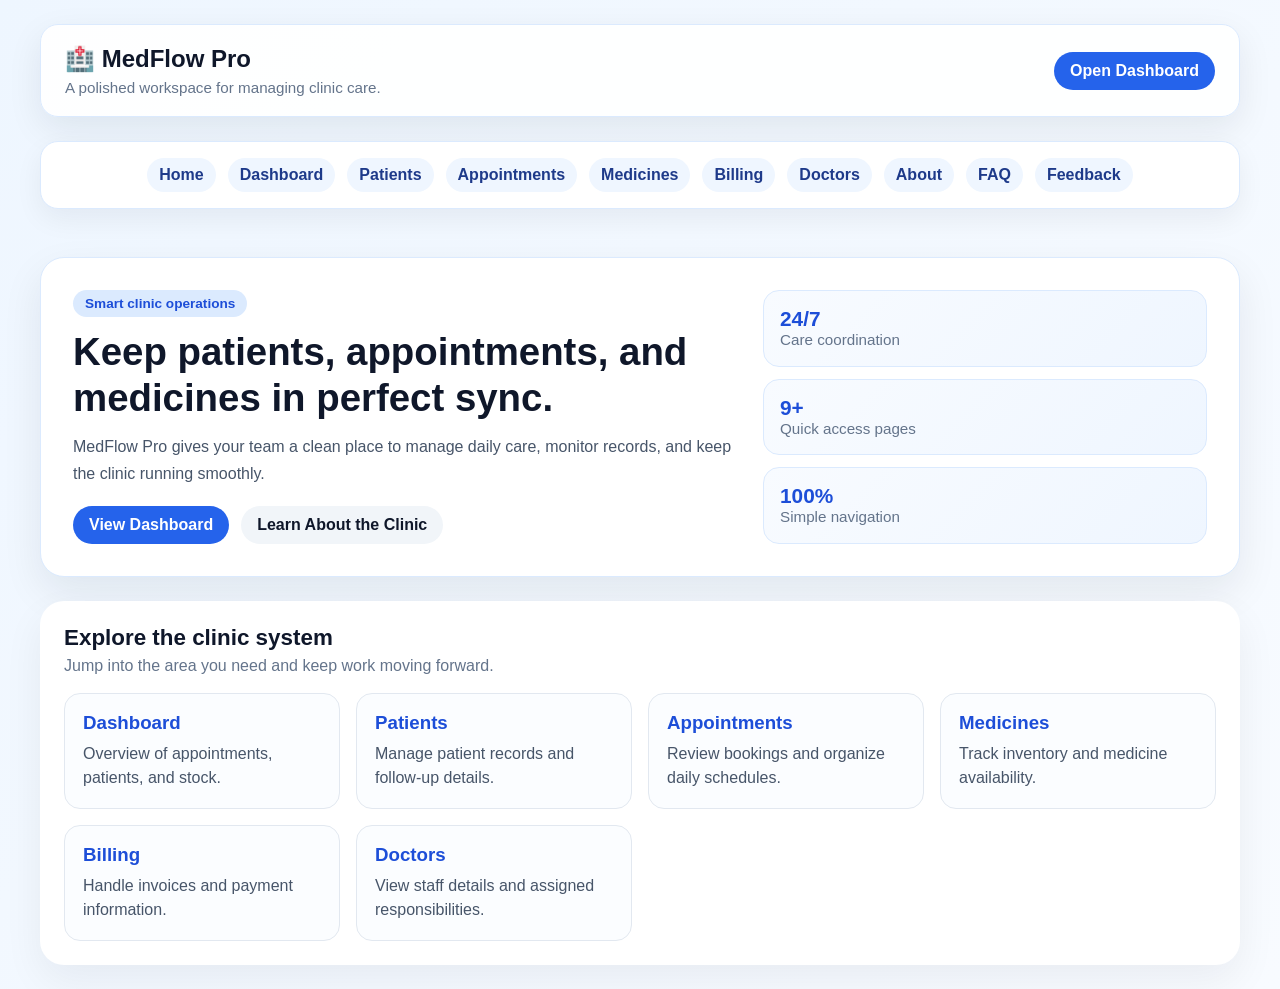
<file: index.html>
<!DOCTYPE html>
<html lang="en">
  <head>
    <meta charset="UTF-8" />
    <meta name="viewport" content="width=device-width, initial-scale=1.0" />
    <title>Clinic Management System</title>
    <link rel="stylesheet" href="css/styles.css" />
  </head>
  <body>
    <div class="page-shell">
      <header class="clinic-header">
        <div class="header-left">
          <div class="logo">🏥 MedFlow Pro</div>
          <p class="tagline">A polished workspace for managing clinic care.</p>
        </div>
        <a class="header-link" href="pages/dashboard.html">Open Dashboard</a>
      </header>

      <nav class="top-nav" aria-label="Main site navigation">
        <ul>
          <li><a href="index.html">Home</a></li>
          <li><a href="pages/dashboard.html">Dashboard</a></li>
          <li><a href="pages/patients.html">Patients</a></li>
          <li><a href="pages/appointments.html">Appointments</a></li>
          <li><a href="pages/medicines.html">Medicines</a></li>
          <li><a href="pages/billing.html">Billing</a></li>
          <li><a href="pages/doctors.html">Doctors</a></li>
          <li><a href="pages/about.html">About</a></li>
          <li><a href="pages/faq.html">FAQ</a></li>
          <li><a href="pages/feedback.html">Feedback</a></li>
        </ul>
      </nav>

      <main class="home-main">
        <section class="hero-card">
          <div class="hero-text">
            <span class="hero-badge">Smart clinic operations</span>
            <h1>Keep patients, appointments, and medicines in perfect sync.</h1>
            <p>
              MedFlow Pro gives your team a clean place to manage daily care,
              monitor records, and keep the clinic running smoothly.
            </p>
            <div class="hero-actions">
              <a class="btn btn-primary" href="pages/dashboard.html">View Dashboard</a>
              <a class="btn btn-secondary" href="pages/about.html">Learn About the Clinic</a>
            </div>
          </div>

          <div class="hero-panel">
            <div class="panel-stat">
              <strong>24/7</strong>
              <span>Care coordination</span>
            </div>
            <div class="panel-stat">
              <strong>9+</strong>
              <span>Quick access pages</span>
            </div>
            <div class="panel-stat">
              <strong>100%</strong>
              <span>Simple navigation</span>
            </div>
          </div>
        </section>

        <section class="section-block">
          <div class="section-heading">
            <h2>Explore the clinic system</h2>
            <p>Jump into the area you need and keep work moving forward.</p>
          </div>

          <div class="feature-grid">
            <a class="feature-card" href="pages/dashboard.html">
              <h3>Dashboard</h3>
              <p>Overview of appointments, patients, and stock.</p>
            </a>
            <a class="feature-card" href="pages/patients.html">
              <h3>Patients</h3>
              <p>Manage patient records and follow-up details.</p>
            </a>
            <a class="feature-card" href="pages/appointments.html">
              <h3>Appointments</h3>
              <p>Review bookings and organize daily schedules.</p>
            </a>
            <a class="feature-card" href="pages/medicines.html">
              <h3>Medicines</h3>
              <p>Track inventory and medicine availability.</p>
            </a>
            <a class="feature-card" href="pages/billing.html">
              <h3>Billing</h3>
              <p>Handle invoices and payment information.</p>
            </a>
            <a class="feature-card" href="pages/doctors.html">
              <h3>Doctors</h3>
              <p>View staff details and assigned responsibilities.</p>
            </a>
          </div>
        </section>
      </main>
    </div>

    <script src="js/app.js"></script>
  </body>
</html>
</file>
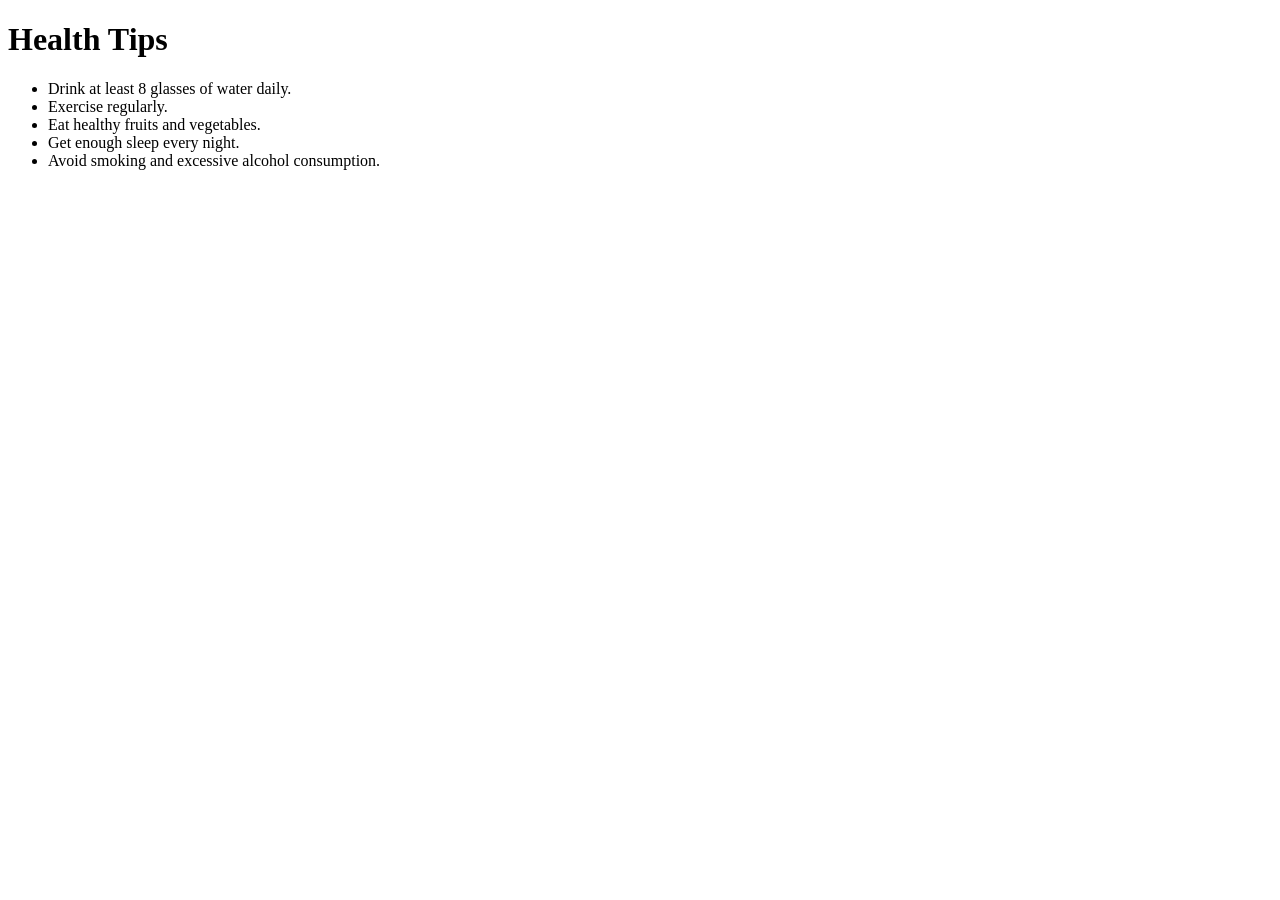
<file: healthtip.html>
<!DOCTYPE html>
<html>
<head>
    <title>Health Tips</title>
</head>
<body>

    <h1>Health Tips</h1>

    <ul>
        <li>Drink at least 8 glasses of water daily.</li>
        <li>Exercise regularly.</li>
        <li>Eat healthy fruits and vegetables.</li>
        <li>Get enough sleep every night.</li>
        <li>Avoid smoking and excessive alcohol consumption.</li>
    </ul>

</body>
</html>
</file>
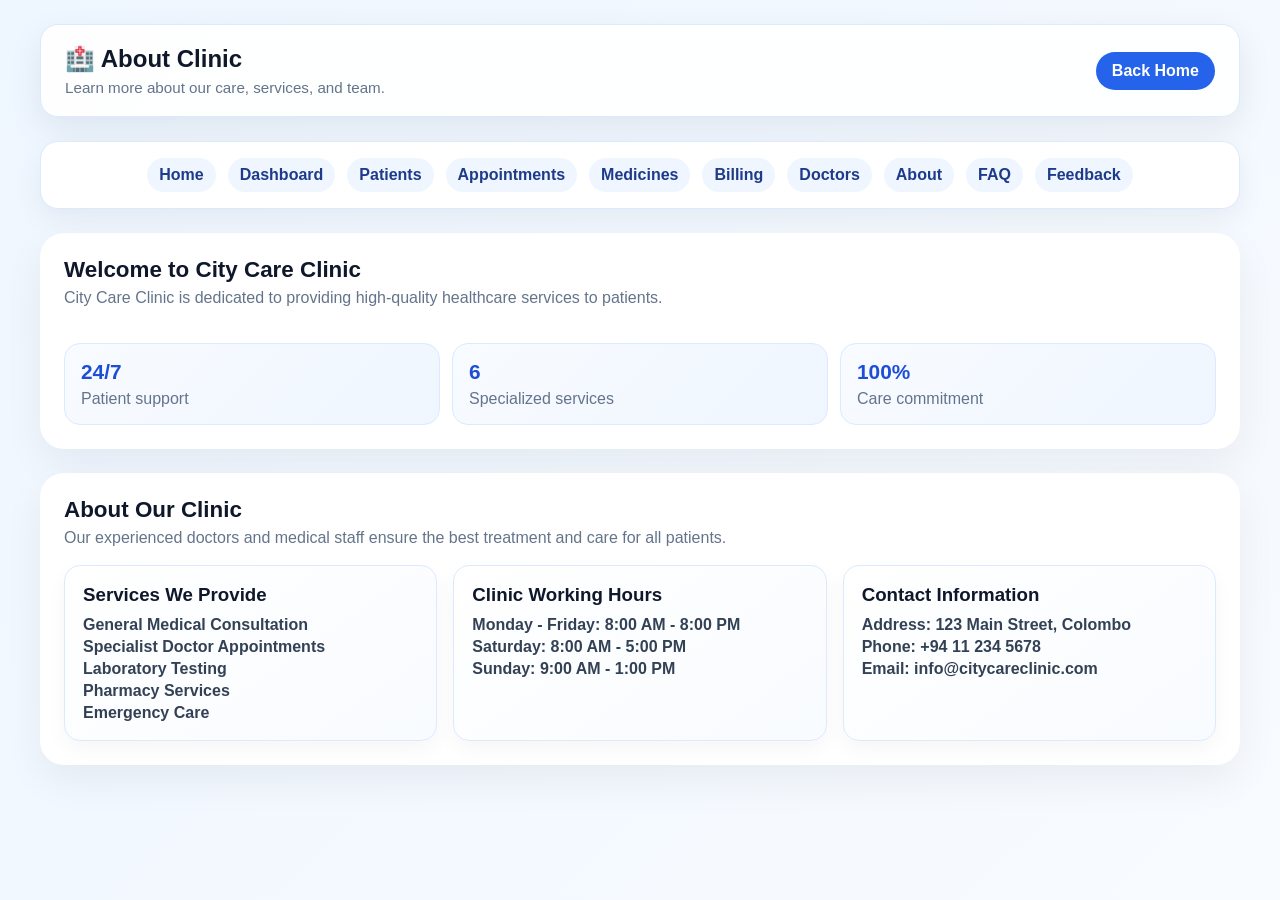
<file: pages/about.html>
<!DOCTYPE html>
<html lang="en">
<head>
    <meta charset="UTF-8">
    <meta name="viewport" content="width=device-width, initial-scale=1.0">
    <title>Clinic Information</title>
    <link rel="stylesheet" href="../css/styles.css" />
</head>
<body>
    <div class="page-shell">
      <header class="clinic-header">
        <div class="header-left">
          <div class="logo">🏥 About Clinic</div>
          <p class="tagline">Learn more about our care, services, and team.</p>
        </div>
        <a class="header-link" href="../index.html">Back Home</a>
      </header>

      <nav class="top-nav" aria-label="About page navigation">
        <ul>
          <li><a href="../index.html">Home</a></li>
          <li><a href="dashboard.html">Dashboard</a></li>
          <li><a href="patients.html">Patients</a></li>
          <li><a href="appointments.html">Appointments</a></li>
          <li><a href="medicines.html">Medicines</a></li>
          <li><a href="billing.html">Billing</a></li>
          <li><a href="doctors.html">Doctors</a></li>
          <li><a href="about.html">About</a></li>
          <li><a href="faq.html">FAQ</a></li>
          <li><a href="feedback.html">Feedback</a></li>
        </ul>
      </nav>

      <main class="doctor-main">
        <section class="section-block doctor-summary">
          <div class="section-heading">
            <h1>Welcome to City Care Clinic</h1>
            <p>City Care Clinic is dedicated to providing high-quality healthcare services to patients.</p>
          </div>

          <div class="doctor-overview">
            <div class="overview-card">
              <strong>24/7</strong>
              <span>Patient support</span>
            </div>
            <div class="overview-card">
              <strong>6</strong>
              <span>Specialized services</span>
            </div>
            <div class="overview-card">
              <strong>100%</strong>
              <span>Care commitment</span>
            </div>
          </div>
        </section>

        <section class="section-block">
          <div class="section-heading">
            <h2>About Our Clinic</h2>
            <p>Our experienced doctors and medical staff ensure the best treatment and care for all patients.</p>
          </div>

          <div class="doctor-grid">
            <article class="doctor-card">
              <h3>Services We Provide</h3>
              <ul class="doctor-meta">
                <li>General Medical Consultation</li>
                <li>Specialist Doctor Appointments</li>
                <li>Laboratory Testing</li>
                <li>Pharmacy Services</li>
                <li>Emergency Care</li>
              </ul>
            </article>

            <article class="doctor-card">
              <h3>Clinic Working Hours</h3>
              <ul class="doctor-meta">
                <li>Monday - Friday: 8:00 AM - 8:00 PM</li>
                <li>Saturday: 8:00 AM - 5:00 PM</li>
                <li>Sunday: 9:00 AM - 1:00 PM</li>
              </ul>
            </article>

            <article class="doctor-card">
              <h3>Contact Information</h3>
              <ul class="doctor-meta">
                <li>Address: 123 Main Street, Colombo</li>
                <li>Phone: +94 11 234 5678</li>
                <li>Email: info@citycareclinic.com</li>
              </ul>
            </article>
          </div>
        </section>
      </main>
    </div>
</body>
</html>
</file>
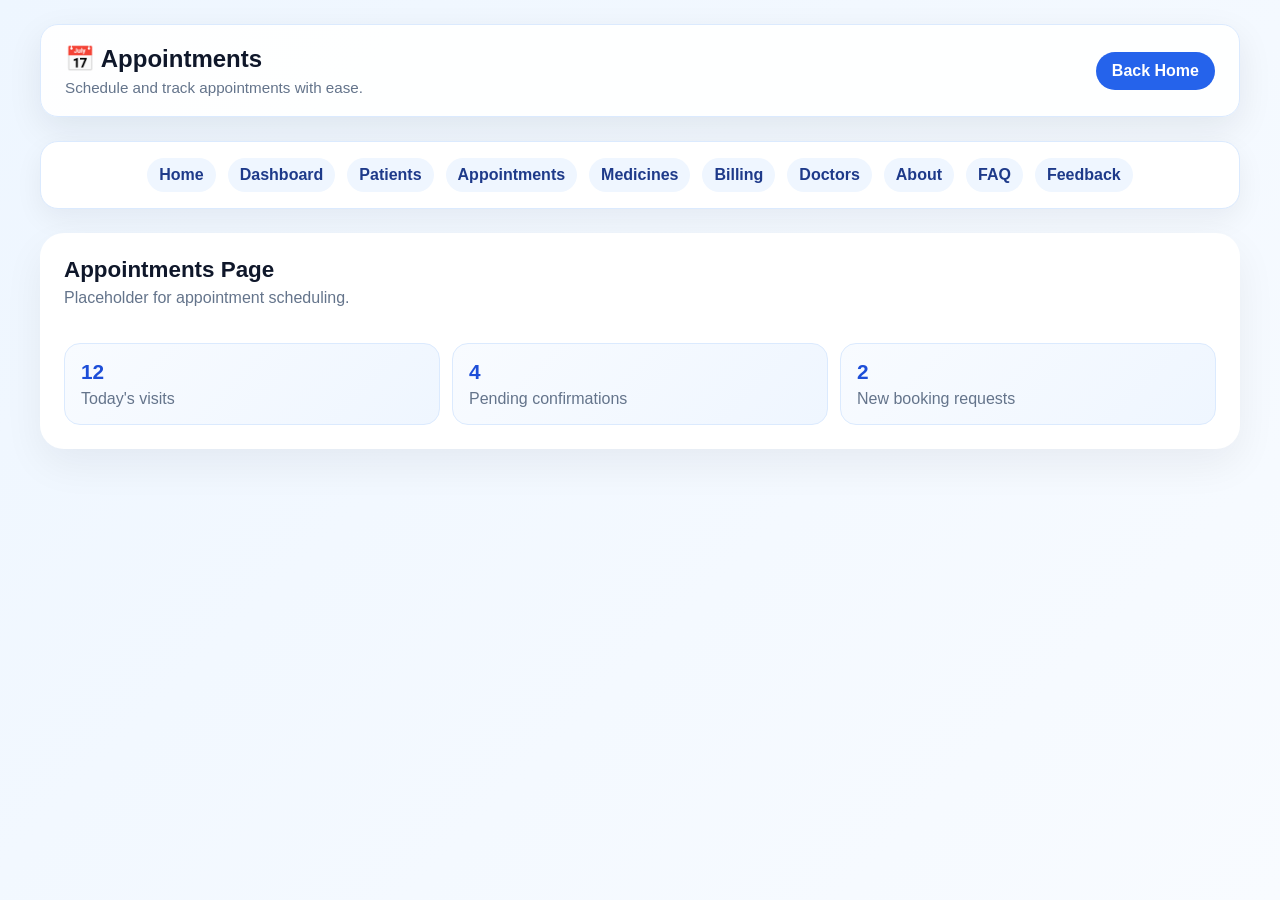
<file: pages/appointments.html>
<!DOCTYPE html>
<html lang="en">
  <head>
    <meta charset="UTF-8" />
    <meta name="viewport" content="width=device-width, initial-scale=1.0" />
    <title>Appointments</title>
    <link rel="stylesheet" href="../css/styles.css" />
  </head>
  <body>
    <div class="page-shell">
      <header class="clinic-header">
        <div class="header-left">
          <div class="logo">📅 Appointments</div>
          <p class="tagline">Schedule and track appointments with ease.</p>
        </div>
        <a class="header-link" href="../index.html">Back Home</a>
      </header>

      <nav class="top-nav" aria-label="Appointments navigation">
        <ul>
          <li><a href="../index.html">Home</a></li>
          <li><a href="dashboard.html">Dashboard</a></li>
          <li><a href="patients.html">Patients</a></li>
          <li><a href="appointments.html">Appointments</a></li>
          <li><a href="medicines.html">Medicines</a></li>
          <li><a href="billing.html">Billing</a></li>
          <li><a href="doctors.html">Doctors</a></li>
          <li><a href="about.html">About</a></li>
          <li><a href="faq.html">FAQ</a></li>
          <li><a href="feedback.html">Feedback</a></li>
        </ul>
      </nav>

      <main class="doctor-main">
        <section class="section-block doctor-summary">
          <div class="section-heading">
            <h1>Appointments Page</h1>
            <p>Placeholder for appointment scheduling.</p>
          </div>

          <div class="doctor-overview">
            <div class="overview-card">
              <strong>12</strong>
              <span>Today's visits</span>
            </div>
            <div class="overview-card">
              <strong>4</strong>
              <span>Pending confirmations</span>
            </div>
            <div class="overview-card">
              <strong>2</strong>
              <span>New booking requests</span>
            </div>
          </div>
        </section>
      </main>
    </div>
  </body>
</html>
</file>
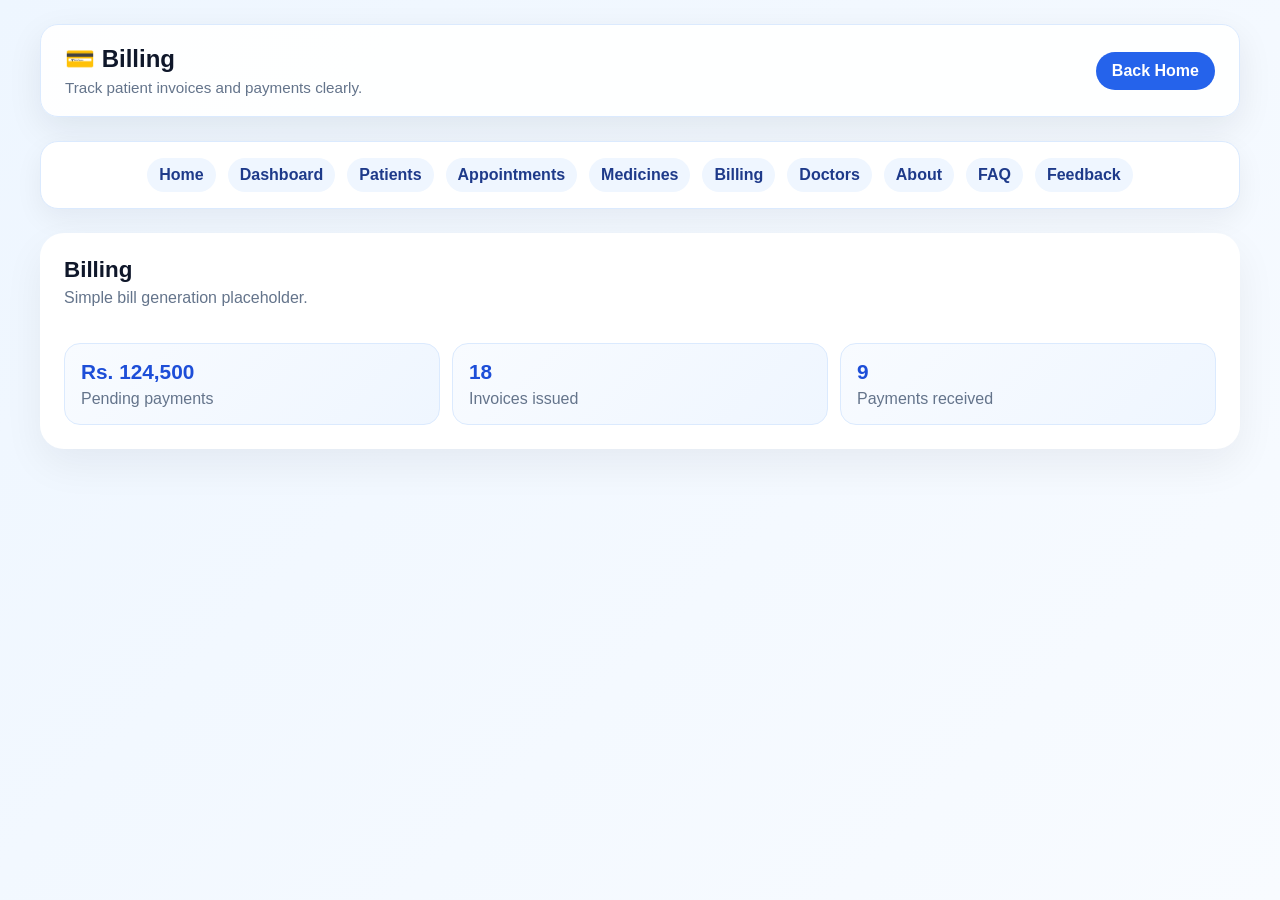
<file: pages/billing.html>
<!DOCTYPE html>
<html lang="en">
  <head>
    <meta charset="UTF-8" />
    <meta name="viewport" content="width=device-width, initial-scale=1.0" />
    <title>Billing</title>
    <link rel="stylesheet" href="../css/styles.css" />
  </head>
  <body>
    <div class="page-shell">
      <header class="clinic-header">
        <div class="header-left">
          <div class="logo">💳 Billing</div>
          <p class="tagline">Track patient invoices and payments clearly.</p>
        </div>
        <a class="header-link" href="../index.html">Back Home</a>
      </header>

      <nav class="top-nav" aria-label="Billing navigation">
        <ul>
          <li><a href="../index.html">Home</a></li>
          <li><a href="dashboard.html">Dashboard</a></li>
          <li><a href="patients.html">Patients</a></li>
          <li><a href="appointments.html">Appointments</a></li>
          <li><a href="medicines.html">Medicines</a></li>
          <li><a href="billing.html">Billing</a></li>
          <li><a href="doctors.html">Doctors</a></li>
          <li><a href="about.html">About</a></li>
          <li><a href="faq.html">FAQ</a></li>
          <li><a href="feedback.html">Feedback</a></li>
        </ul>
      </nav>

      <main class="doctor-main">
        <section class="section-block doctor-summary">
          <div class="section-heading">
            <h1>Billing</h1>
            <p>Simple bill generation placeholder.</p>
          </div>

          <div class="doctor-overview">
            <div class="overview-card">
              <strong>Rs. 124,500</strong>
              <span>Pending payments</span>
            </div>
            <div class="overview-card">
              <strong>18</strong>
              <span>Invoices issued</span>
            </div>
            <div class="overview-card">
              <strong>9</strong>
              <span>Payments received</span>
            </div>
          </div>
        </section>
      </main>
    </div>
  </body>
</html>
</file>
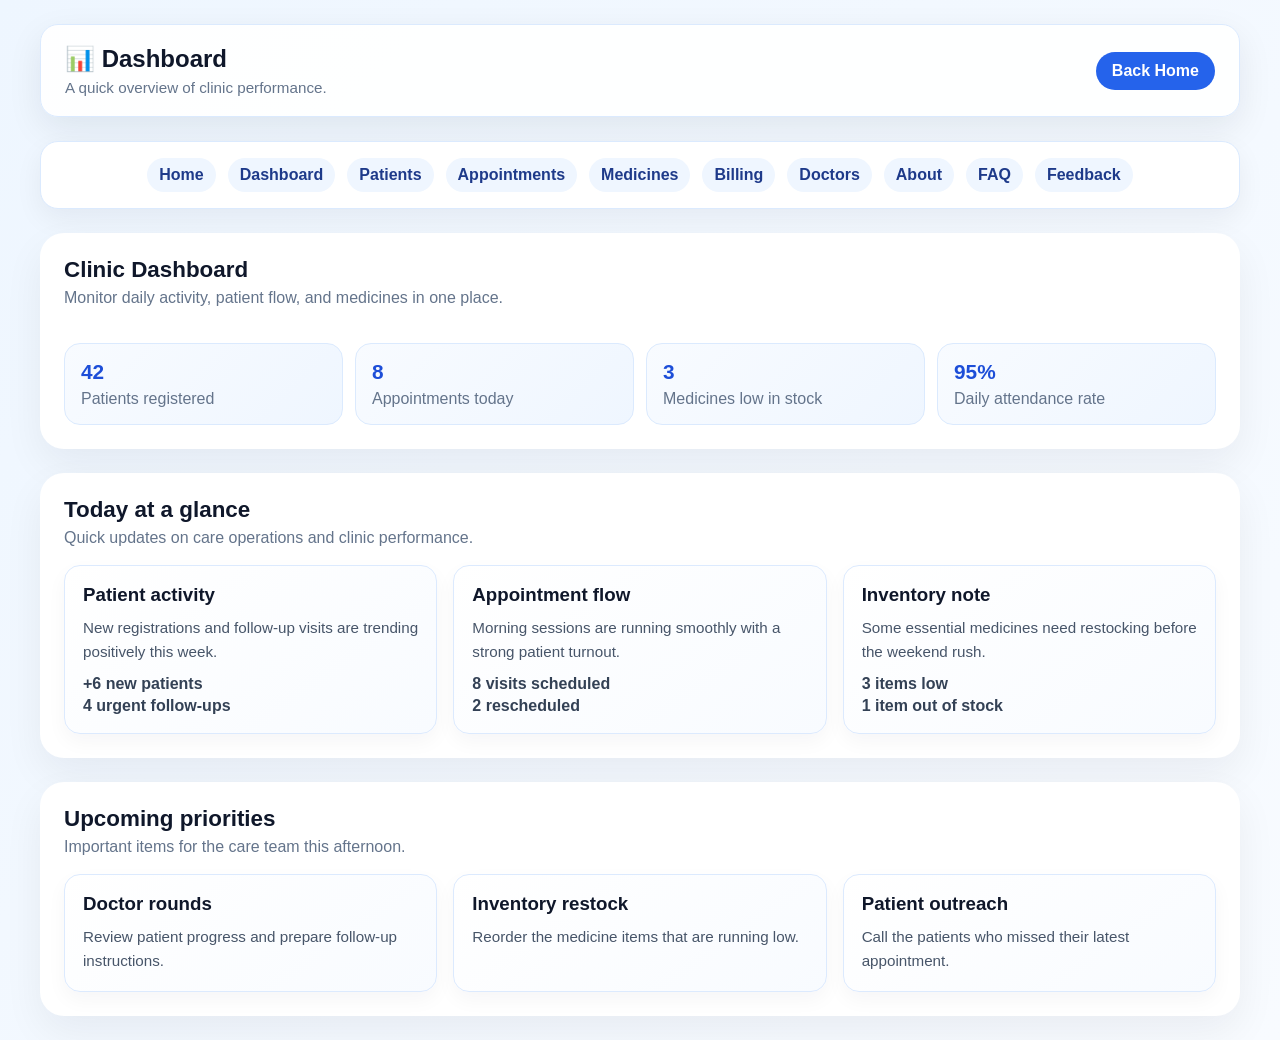
<file: pages/dashboard.html>
<!DOCTYPE html>
<html lang="en">
  <head>
    <meta charset="UTF-8" />
    <meta name="viewport" content="width=device-width, initial-scale=1.0" />
    <title>Dashboard</title>
    <link rel="stylesheet" href="../css/styles.css" />
  </head>
  <body>
    <div class="page-shell">
      <header class="clinic-header">
        <div class="header-left">
          <div class="logo">📊 Dashboard</div>
          <p class="tagline">A quick overview of clinic performance.</p>
        </div>
        <a class="header-link" href="../index.html">Back Home</a>
      </header>

      <nav class="top-nav" aria-label="Dashboard navigation">
        <ul>
          <li><a href="../index.html">Home</a></li>
          <li><a href="dashboard.html">Dashboard</a></li>
          <li><a href="patients.html">Patients</a></li>
          <li><a href="appointments.html">Appointments</a></li>
          <li><a href="medicines.html">Medicines</a></li>
          <li><a href="billing.html">Billing</a></li>
          <li><a href="doctors.html">Doctors</a></li>
          <li><a href="about.html">About</a></li>
          <li><a href="faq.html">FAQ</a></li>
          <li><a href="feedback.html">Feedback</a></li>
        </ul>
      </nav>

      <main class="doctor-main">
        <section class="section-block doctor-summary">
          <div class="section-heading">
            <h1>Clinic Dashboard</h1>
            <p>Monitor daily activity, patient flow, and medicines in one place.</p>
          </div>

          <div class="doctor-overview">
            <div class="overview-card">
              <strong>42</strong>
              <span>Patients registered</span>
            </div>
            <div class="overview-card">
              <strong>8</strong>
              <span>Appointments today</span>
            </div>
            <div class="overview-card">
              <strong>3</strong>
              <span>Medicines low in stock</span>
            </div>
            <div class="overview-card">
              <strong>95%</strong>
              <span>Daily attendance rate</span>
            </div>
          </div>
        </section>

        <section class="section-block">
          <div class="section-heading">
            <h2>Today at a glance</h2>
            <p>Quick updates on care operations and clinic performance.</p>
          </div>

          <div class="doctor-grid">
            <article class="doctor-card">
              <h3>Patient activity</h3>
              <p>New registrations and follow-up visits are trending positively this week.</p>
              <ul class="doctor-meta">
                <li>+6 new patients</li>
                <li>4 urgent follow-ups</li>
              </ul>
            </article>

            <article class="doctor-card">
              <h3>Appointment flow</h3>
              <p>Morning sessions are running smoothly with a strong patient turnout.</p>
              <ul class="doctor-meta">
                <li>8 visits scheduled</li>
                <li>2 rescheduled</li>
              </ul>
            </article>

            <article class="doctor-card">
              <h3>Inventory note</h3>
              <p>Some essential medicines need restocking before the weekend rush.</p>
              <ul class="doctor-meta">
                <li>3 items low</li>
                <li>1 item out of stock</li>
              </ul>
            </article>
          </div>
        </section>

        <section class="section-block">
          <div class="section-heading">
            <h2>Upcoming priorities</h2>
            <p>Important items for the care team this afternoon.</p>
          </div>

          <div class="doctor-grid">
            <article class="doctor-card">
              <h3>Doctor rounds</h3>
              <p>Review patient progress and prepare follow-up instructions.</p>
            </article>
            <article class="doctor-card">
              <h3>Inventory restock</h3>
              <p>Reorder the medicine items that are running low.</p>
            </article>
            <article class="doctor-card">
              <h3>Patient outreach</h3>
              <p>Call the patients who missed their latest appointment.</p>
            </article>
          </div>
        </section>
      </main>
    </div>
  </body>
</html>
</file>
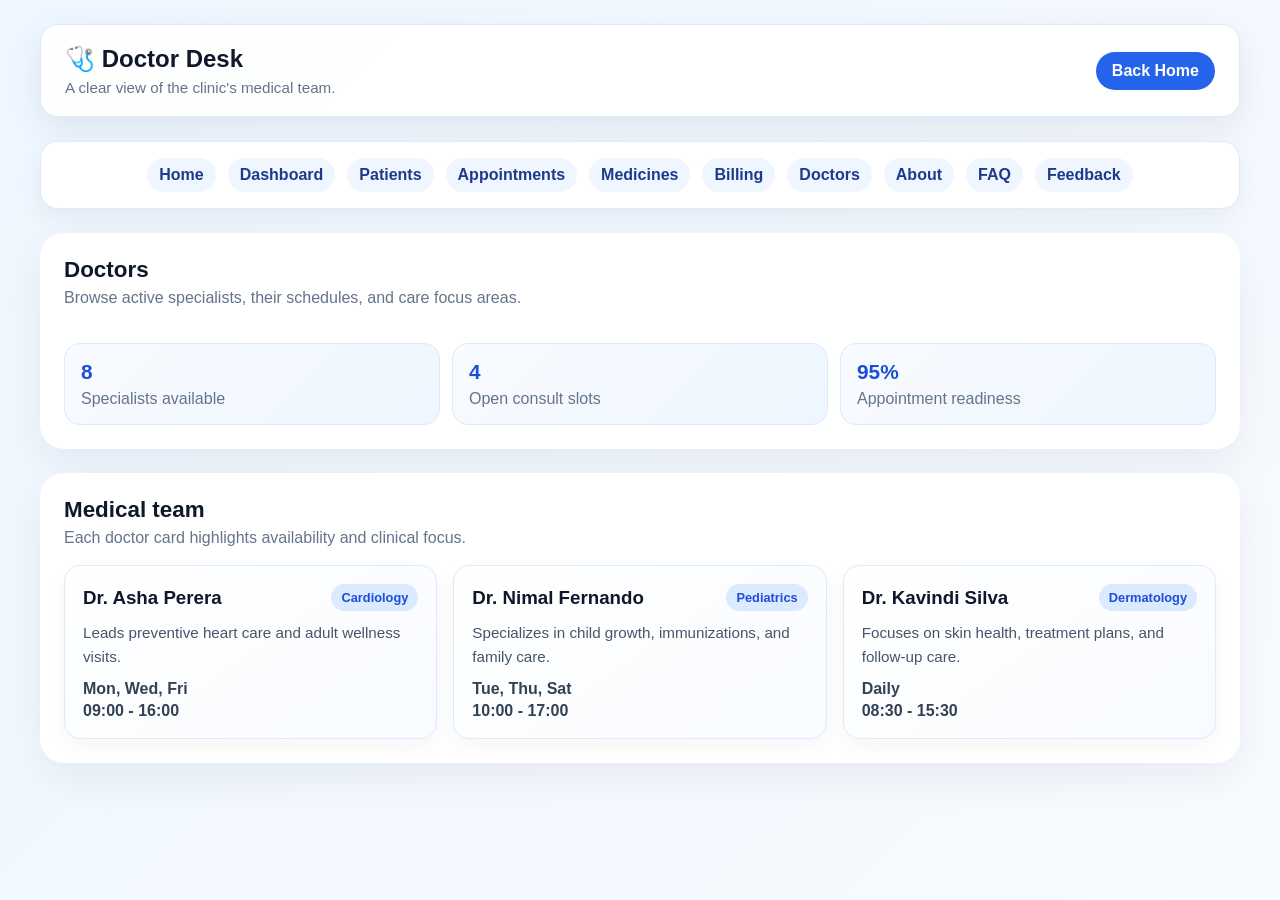
<file: pages/doctors.html>
<!DOCTYPE html>
<html lang="en">
  <head>
    <meta charset="UTF-8" />
    <meta name="viewport" content="width=device-width, initial-scale=1.0" />
    <title>Doctors</title>
    <link rel="stylesheet" href="../css/styles.css" />
  </head>
  <body>
    <div class="page-shell doctor-page">
      <header class="clinic-header">
        <div class="header-left">
          <div class="logo">🩺 Doctor Desk</div>
          <p class="tagline">A clear view of the clinic's medical team.</p>
        </div>
        <a class="header-link" href="../index.html">Back Home</a>
      </header>

      <nav class="top-nav" aria-label="Doctor view navigation">
        <ul>
          <li><a href="../index.html">Home</a></li>
          <li><a href="dashboard.html">Dashboard</a></li>
          <li><a href="patients.html">Patients</a></li>
          <li><a href="appointments.html">Appointments</a></li>
          <li><a href="medicines.html">Medicines</a></li>
          <li><a href="billing.html">Billing</a></li>
          <li><a href="doctors.html">Doctors</a></li>
          <li><a href="about.html">About</a></li>
          <li><a href="faq.html">FAQ</a></li>
          <li><a href="feedback.html">Feedback</a></li>
        </ul>
      </nav>

      <main class="doctor-main">
        <section class="section-block doctor-summary">
          <div class="section-heading">
            <h1>Doctors</h1>
            <p>Browse active specialists, their schedules, and care focus areas.</p>
          </div>

          <div class="doctor-overview">
            <div class="overview-card">
              <strong>8</strong>
              <span>Specialists available</span>
            </div>
            <div class="overview-card">
              <strong>4</strong>
              <span>Open consult slots</span>
            </div>
            <div class="overview-card">
              <strong>95%</strong>
              <span>Appointment readiness</span>
            </div>
          </div>
        </section>

        <section class="section-block">
          <div class="section-heading">
            <h2>Medical team</h2>
            <p>Each doctor card highlights availability and clinical focus.</p>
          </div>

          <div class="doctor-grid">
            <article class="doctor-card">
              <div class="doctor-card-top">
                <h3>Dr. Asha Perera</h3>
                <span class="role-badge">Cardiology</span>
              </div>
              <p>Leads preventive heart care and adult wellness visits.</p>
              <ul class="doctor-meta">
                <li>Mon, Wed, Fri</li>
                <li>09:00 - 16:00</li>
              </ul>
            </article>

            <article class="doctor-card">
              <div class="doctor-card-top">
                <h3>Dr. Nimal Fernando</h3>
                <span class="role-badge">Pediatrics</span>
              </div>
              <p>Specializes in child growth, immunizations, and family care.</p>
              <ul class="doctor-meta">
                <li>Tue, Thu, Sat</li>
                <li>10:00 - 17:00</li>
              </ul>
            </article>

            <article class="doctor-card">
              <div class="doctor-card-top">
                <h3>Dr. Kavindi Silva</h3>
                <span class="role-badge">Dermatology</span>
              </div>
              <p>Focuses on skin health, treatment plans, and follow-up care.</p>
              <ul class="doctor-meta">
                <li>Daily</li>
                <li>08:30 - 15:30</li>
              </ul>
            </article>
          </div>
        </section>
      </main>
    </div>
  </body>
</html>
</file>
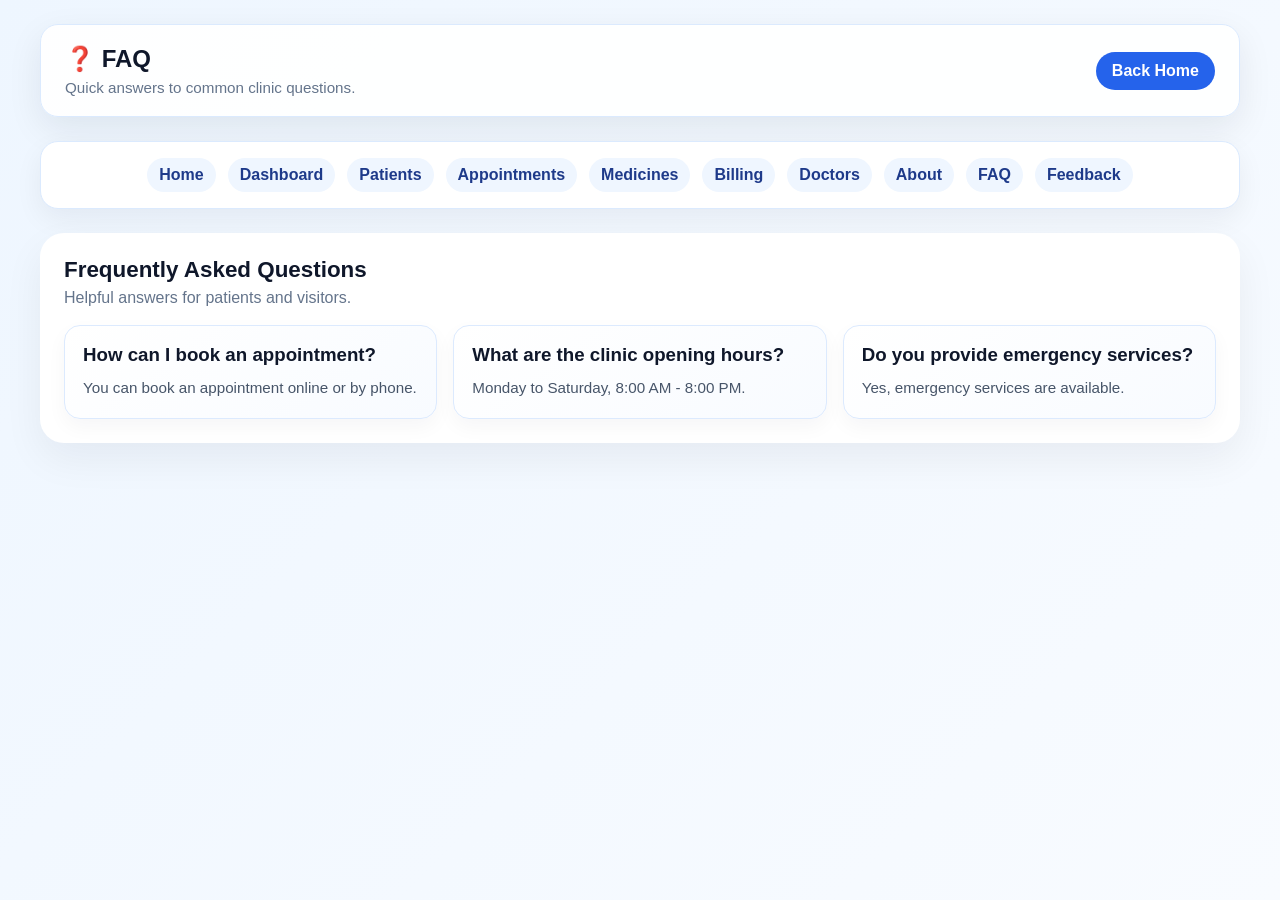
<file: pages/faq.html>
<!DOCTYPE html>
<html>
<head>
    <title>FAQ</title>
    <link rel="stylesheet" href="../css/styles.css" />
</head>
<body>
    <div class="page-shell">
      <header class="clinic-header">
        <div class="header-left">
          <div class="logo">❓ FAQ</div>
          <p class="tagline">Quick answers to common clinic questions.</p>
        </div>
        <a class="header-link" href="../index.html">Back Home</a>
      </header>

      <nav class="top-nav" aria-label="FAQ navigation">
        <ul>
          <li><a href="../index.html">Home</a></li>
          <li><a href="dashboard.html">Dashboard</a></li>
          <li><a href="patients.html">Patients</a></li>
          <li><a href="appointments.html">Appointments</a></li>
          <li><a href="medicines.html">Medicines</a></li>
          <li><a href="billing.html">Billing</a></li>
          <li><a href="doctors.html">Doctors</a></li>
          <li><a href="about.html">About</a></li>
          <li><a href="faq.html">FAQ</a></li>
          <li><a href="feedback.html">Feedback</a></li>
        </ul>
      </nav>

      <main class="doctor-main">
        <section class="section-block">
          <div class="section-heading">
            <h1>Frequently Asked Questions</h1>
            <p>Helpful answers for patients and visitors.</p>
          </div>

          <div class="doctor-grid">
            <article class="doctor-card">
              <h3>How can I book an appointment?</h3>
              <p>You can book an appointment online or by phone.</p>
            </article>

            <article class="doctor-card">
              <h3>What are the clinic opening hours?</h3>
              <p>Monday to Saturday, 8:00 AM - 8:00 PM.</p>
            </article>

            <article class="doctor-card">
              <h3>Do you provide emergency services?</h3>
              <p>Yes, emergency services are available.</p>
            </article>
          </div>
        </section>
      </main>
    </div>
</body>
</html>
</file>
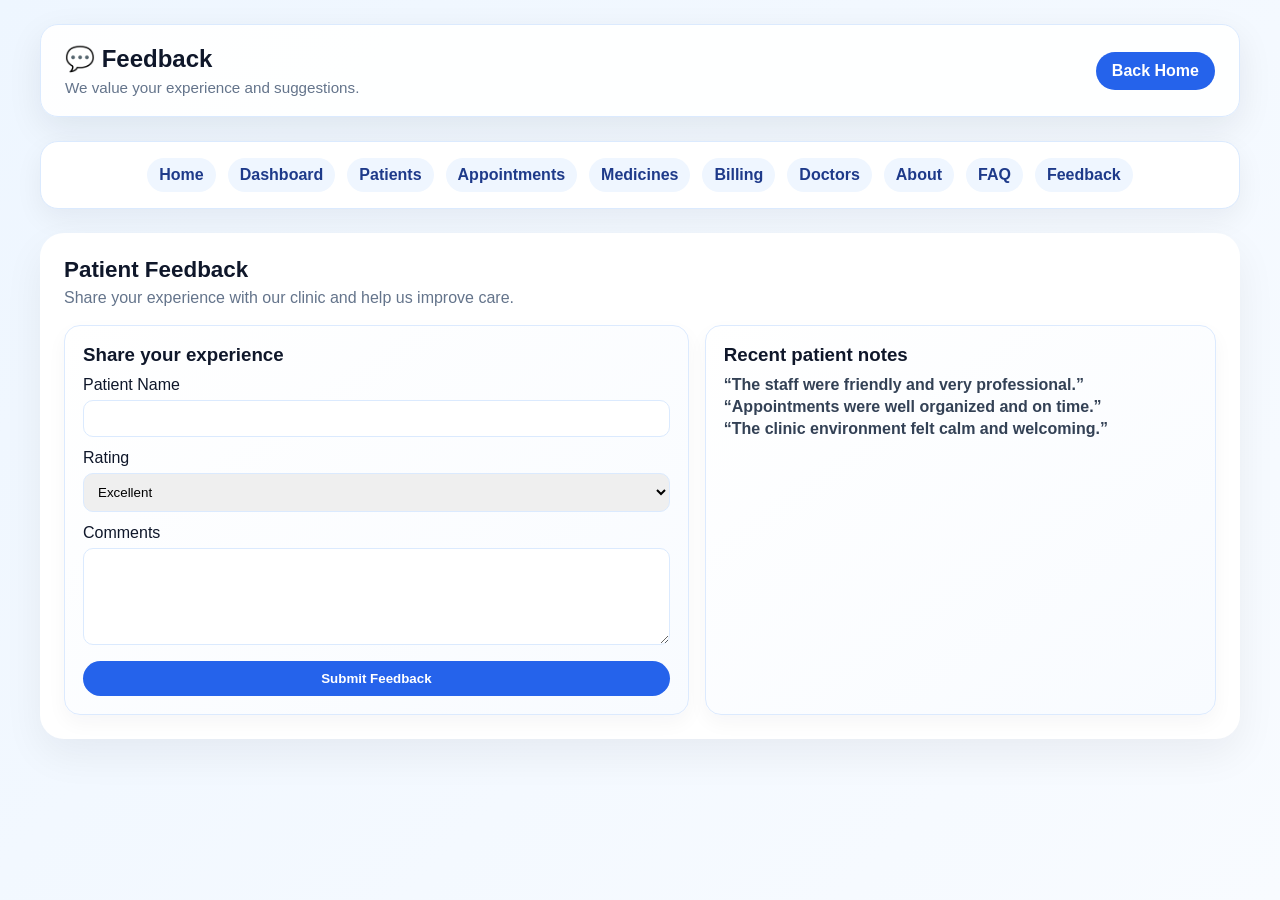
<file: pages/feedback.html>
<!DOCTYPE html>
<html>
<head>
    <title>Feedback</title>
    <link rel="stylesheet" href="../css/styles.css" />
</head>
<body>
    <div class="page-shell">
      <header class="clinic-header">
        <div class="header-left">
          <div class="logo">💬 Feedback</div>
          <p class="tagline">We value your experience and suggestions.</p>
        </div>
        <a class="header-link" href="../index.html">Back Home</a>
      </header>

      <nav class="top-nav" aria-label="Feedback navigation">
        <ul>
          <li><a href="../index.html">Home</a></li>
          <li><a href="dashboard.html">Dashboard</a></li>
          <li><a href="patients.html">Patients</a></li>
          <li><a href="appointments.html">Appointments</a></li>
          <li><a href="medicines.html">Medicines</a></li>
          <li><a href="billing.html">Billing</a></li>
          <li><a href="doctors.html">Doctors</a></li>
          <li><a href="about.html">About</a></li>
          <li><a href="faq.html">FAQ</a></li>
          <li><a href="feedback.html">Feedback</a></li>
        </ul>
      </nav>

      <main class="doctor-main">
        <section class="section-block">
          <div class="section-heading">
            <h1>Patient Feedback</h1>
            <p>Share your experience with our clinic and help us improve care.</p>
          </div>

          <div class="doctor-grid" style="grid-template-columns: 1.1fr 0.9fr;">
            <article class="doctor-card">
              <h3>Share your experience</h3>
              <form style="display:grid; gap:12px;">
                <label>
                  Patient Name
                  <input type="text" style="width:100%; padding:10px; border:1px solid #dbeafe; border-radius:10px; margin-top:6px;" />
                </label>

                <label>
                  Rating
                  <select style="width:100%; padding:10px; border:1px solid #dbeafe; border-radius:10px; margin-top:6px;">
                    <option>Excellent</option>
                    <option>Good</option>
                    <option>Average</option>
                    <option>Poor</option>
                  </select>
                </label>

                <label>
                  Comments
                  <textarea rows="5" style="width:100%; padding:10px; border:1px solid #dbeafe; border-radius:10px; margin-top:6px;"></textarea>
                </label>

                <button type="submit" class="btn btn-primary" style="border:none; cursor:pointer;">Submit Feedback</button>
              </form>
            </article>

            <article class="doctor-card">
              <h3>Recent patient notes</h3>
              <ul class="doctor-meta">
                <li>“The staff were friendly and very professional.”</li>
                <li>“Appointments were well organized and on time.”</li>
                <li>“The clinic environment felt calm and welcoming.”</li>
              </ul>
            </article>
          </div>
        </section>
      </main>
    </div>
</body>
</html>
</file>
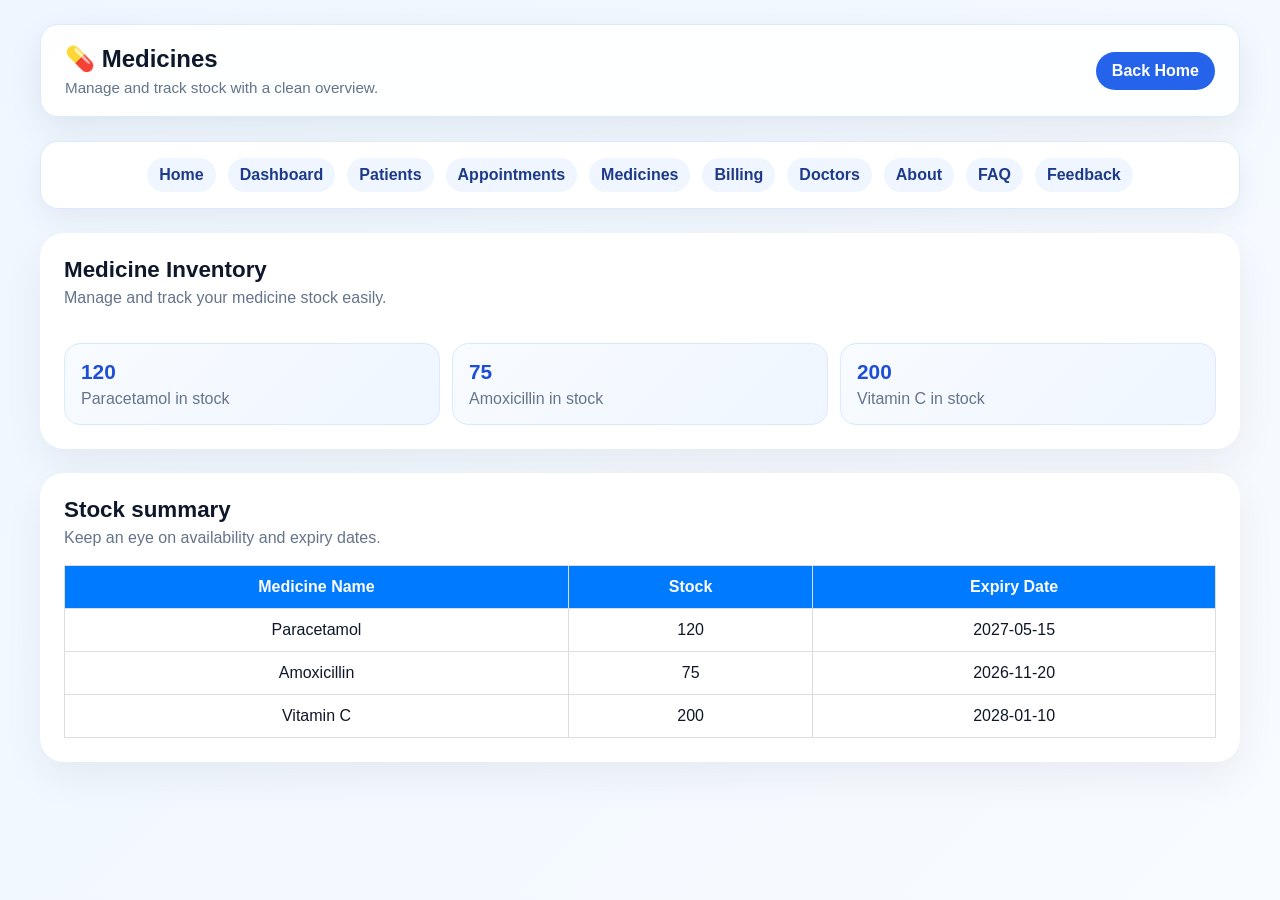
<file: pages/medicines.html>
<!DOCTYPE html>
<html lang="en">
  <head>
    <meta charset="UTF-8" />
    <meta name="viewport" content="width=device-width, initial-scale=1.0" />
    <title>Medicine Inventory</title>
    <link rel="stylesheet" href="../css/styles.css" />
  </head>
  <body>
    <div class="page-shell">
      <header class="clinic-header">
        <div class="header-left">
          <div class="logo">💊 Medicines</div>
          <p class="tagline">Manage and track stock with a clean overview.</p>
        </div>
        <a class="header-link" href="../index.html">Back Home</a>
      </header>

      <nav class="top-nav" aria-label="Medicines navigation">
        <ul>
          <li><a href="../index.html">Home</a></li>
          <li><a href="dashboard.html">Dashboard</a></li>
          <li><a href="patients.html">Patients</a></li>
          <li><a href="appointments.html">Appointments</a></li>
          <li><a href="medicines.html">Medicines</a></li>
          <li><a href="billing.html">Billing</a></li>
          <li><a href="doctors.html">Doctors</a></li>
          <li><a href="about.html">About</a></li>
          <li><a href="faq.html">FAQ</a></li>
          <li><a href="feedback.html">Feedback</a></li>
        </ul>
      </nav>

      <main class="doctor-main">
        <section class="section-block doctor-summary">
          <div class="section-heading">
            <h1>Medicine Inventory</h1>
            <p>Manage and track your medicine stock easily.</p>
          </div>

          <div class="doctor-overview">
            <div class="overview-card">
              <strong>120</strong>
              <span>Paracetamol in stock</span>
            </div>
            <div class="overview-card">
              <strong>75</strong>
              <span>Amoxicillin in stock</span>
            </div>
            <div class="overview-card">
              <strong>200</strong>
              <span>Vitamin C in stock</span>
            </div>
          </div>
        </section>

        <section class="section-block">
          <div class="section-heading">
            <h2>Stock summary</h2>
            <p>Keep an eye on availability and expiry dates.</p>
          </div>

          <table>
            <tr>
              <th>Medicine Name</th>
              <th>Stock</th>
              <th>Expiry Date</th>
            </tr>
            <tr>
              <td>Paracetamol</td>
              <td>120</td>
              <td>2027-05-15</td>
            </tr>
            <tr>
              <td>Amoxicillin</td>
              <td>75</td>
              <td>2026-11-20</td>
            </tr>
            <tr>
              <td>Vitamin C</td>
              <td>200</td>
              <td>2028-01-10</td>
            </tr>
          </table>
        </section>
      </main>
    </div>
  </body>
</html>
</file>
<file: css/styles.css>
/* ===== Global / Shared Styles ===== */
* {
  margin: 0;
  padding: 0;
  box-sizing: border-box;
}

body {
  font-family: Arial, sans-serif;
  background: linear-gradient(135deg, #eef6ff 0%, #f8fbff 100%);
  color: #0f172a;
  min-height: 100vh;
  padding: 24px;
}

.page-shell {
  max-width: 1200px;
  margin: 0 auto;
  display: grid;
  gap: 24px;
}

.section-block {
  background: white;
  padding: 24px;
  border-radius: 24px;
  box-shadow: 0 16px 40px rgba(15, 23, 42, 0.06);
}

.section-heading {
  margin-bottom: 18px;
}

.section-heading h2,
.section-heading h1 {
  font-size: 1.4rem;
  margin-bottom: 6px;
}

.section-heading p {
  color: #64748b;
}

.container {
  width: 100%;
  max-width: 800px;
  background: white;
  padding: 25px;
  border-radius: 10px;
  box-shadow: 0 2px 10px rgba(0, 0, 0, 0.1);
  display: grid;
  grid-template-rows: auto 1fr;
  gap: 20px;
}

.header-flex {
  display: flex;
  flex-direction: column;
  align-items: center;
  justify-content: center;
  text-align: center;
  gap: 5px;
}

/* ===== Header & Navigation ===== */
.clinic-header {
  display: flex;
  justify-content: space-between;
  align-items: center;
  gap: 16px;
  padding: 20px 24px;
  background: rgba(255, 255, 255, 0.95);
  border: 1px solid #dbeafe;
  border-radius: 18px;
  box-shadow: 0 12px 35px rgba(15, 23, 42, 0.08);
}

.header-left {
  display: flex;
  flex-direction: column;
  gap: 6px;
}

.logo {
  font-size: 1.5rem;
  font-weight: 700;
  color: #0f172a;
}

.tagline {
  color: #64748b;
  font-size: 0.95rem;
}

.header-link {
  display: inline-block;
  padding: 10px 16px;
  background: #2563eb;
  color: white;
  text-decoration: none;
  border-radius: 999px;
  font-weight: 600;
}

.top-nav {
  background: white;
  border: 1px solid #dbeafe;
  border-radius: 18px;
  padding: 16px 20px;
  box-shadow: 0 10px 28px rgba(15, 23, 42, 0.06);
}

.top-nav ul {
  display: flex;
  flex-wrap: wrap;
  justify-content: center;
  gap: 12px;
  list-style: none;
}

.top-nav a {
  display: inline-block;
  padding: 8px 12px;
  border-radius: 999px;
  text-decoration: none;
  color: #1e3a8a;
  background: #eff6ff;
  font-weight: 600;
}

.top-nav a:hover {
  background: #dbeafe;
}

/* ===== Home Page ===== */
.home-main {
  display: flex;
  flex-direction: column;
  gap: 24px;
  margin-top: 24px;
}

.hero-card {
  display: grid;
  grid-template-columns: 1.2fr 0.8fr;
  gap: 24px;
  padding: 32px;
  background: white;
  border: 1px solid #dbeafe;
  border-radius: 24px;
  box-shadow: 0 16px 40px rgba(15, 23, 42, 0.08);
}

.hero-badge {
  display: inline-block;
  margin-bottom: 12px;
  padding: 6px 12px;
  background: #dbeafe;
  color: #1d4ed8;
  border-radius: 999px;
  font-size: 0.85rem;
  font-weight: 700;
}

.hero-text h1 {
  font-size: clamp(2rem, 3vw, 2.8rem);
  line-height: 1.2;
  margin-bottom: 12px;
}

.hero-text p {
  color: #475569;
  font-size: 1rem;
  line-height: 1.7;
  margin-bottom: 18px;
}

.hero-actions {
  display: flex;
  flex-wrap: wrap;
  gap: 12px;
}

.btn {
  display: inline-block;
  padding: 10px 16px;
  border-radius: 999px;
  text-decoration: none;
  font-weight: 600;
}

.btn-primary {
  background: #2563eb;
  color: white;
}

.btn-secondary {
  background: #f1f5f9;
  color: #0f172a;
}

.hero-panel {
  display: grid;
  gap: 12px;
}

.panel-stat {
  padding: 16px;
  border-radius: 16px;
  background: linear-gradient(135deg, #f8fbff 0%, #eff6ff 100%);
  border: 1px solid #dbeafe;
}

.panel-stat strong {
  display: block;
  font-size: 1.3rem;
  color: #1d4ed8;
}

.panel-stat span {
  color: #64748b;
  font-size: 0.95rem;
}

.feature-grid {
  display: grid;
  grid-template-columns: repeat(auto-fit, minmax(220px, 1fr));
  gap: 16px;
}

.feature-card {
  display: flex;
  flex-direction: column;
  gap: 8px;
  padding: 18px;
  border: 1px solid #e2e8f0;
  border-radius: 16px;
  text-decoration: none;
  color: inherit;
  background: #fbfdff;
  transition: transform 0.2s ease, box-shadow 0.2s ease;
}

.feature-card:hover {
  transform: translateY(-2px);
  box-shadow: 0 8px 22px rgba(37, 99, 235, 0.12);
}

.feature-card h3 {
  color: #1d4ed8;
}

.feature-card p {
  color: #475569;
  line-height: 1.5;
}

/* ===== Doctor Page ===== */
.doctor-main {
  display: grid;
  gap: 24px;
}

.doctor-summary {
  display: grid;
  gap: 18px;
}

.doctor-overview {
  display: flex;
  flex-wrap: wrap;
  gap: 12px;
}

.overview-card {
  flex: 1 1 180px;
  display: flex;
  flex-direction: column;
  gap: 6px;
  padding: 16px;
  background: linear-gradient(135deg, #f8fbff 0%, #eff6ff 100%);
  border: 1px solid #dbeafe;
  border-radius: 16px;
}

.overview-card strong {
  font-size: 1.3rem;
  color: #1d4ed8;
}

.overview-card span {
  color: #64748b;
}

.doctor-grid {
  display: grid;
  grid-template-columns: repeat(auto-fit, minmax(230px, 1fr));
  gap: 16px;
}

.doctor-card {
  display: flex;
  flex-direction: column;
  gap: 10px;
  padding: 18px;
  background: linear-gradient(145deg, #ffffff 0%, #f8fbff 100%);
  border: 1px solid #dceafe;
  border-radius: 16px;
  box-shadow: 0 8px 20px rgba(15, 23, 42, 0.04);
}

.doctor-card-top {
  display: flex;
  justify-content: space-between;
  align-items: center;
  gap: 8px;
}

.role-badge {
  padding: 6px 10px;
  border-radius: 999px;
  background: #dbeafe;
  color: #1d4ed8;
  font-size: 0.8rem;
  font-weight: 700;
}

.doctor-card p {
  color: #475569;
  line-height: 1.6;
  font-size: 0.95rem;
}

.doctor-meta {
  display: flex;
  flex-direction: column;
  gap: 4px;
  list-style: none;
  color: #334155;
  font-weight: 600;
}

/* ===== Patients Page ===== */
.card {
  border: none;
  border-radius: 20px;
  box-shadow: 0 8px 25px rgba(0, 0, 0, 0.08);
}

.nav-pills .nav-link {
  color: #0d6efd;
  font-weight: 600;
  border-radius: 20px;
}

.nav-pills .nav-link.active {
  background: #0d6efd;
  color: white;
}

.nav-pills .nav-link:hover {
  background: #3a85f5;
  color: white;
}

.search-bar {
  max-width: 500px;
  margin: auto;
}

.search-bar .input-group {
  border-radius: 30px;
  overflow: hidden;
  box-shadow: 0 2px 6px rgba(0, 0, 0, 0.1);
}

.search-bar .form-control {
  border: none;
  border-color: rgb(175, 168, 168);
  padding-left: 20px;
}

.search-bar .btn {
  border: none;
  padding: 10px 20px;
  background-color: #0d6efd;
}

.calendar {
  width: 100%;
  height: auto;
}

.week-days,
.days {
  display: grid;
  grid-template-columns: repeat(7, 1fr);
  text-align: center;
}

.week-days div {
  font-weight: 600;
  color: #1874fd;
  margin-bottom: 15px;
}

.days div {
  width: 22px;
  height: 22px;
  margin: auto;
  margin-bottom: 10px;
  display: flex;
  justify-content: center;
  align-items: center;
  border-radius: 50%;
  cursor: pointer;
  transition: 0.25s;
}

.days div:hover {
  background: grey;
  color: white;
}

.today {
  background: #1874fd;
  color: white;
  font-weight: bold;
}

.other-month {
  color: #bdbdbd;
}

.calendar-btn {
  border: none;
  background: none;
  font-size: 22px;
  color: #666;
}

.calendar-btn:hover {
  color: #9b59b6;
}

/* ===== Tables & Utility Layout ===== */
table {
  width: 100%;
  border-collapse: collapse;
}

th,
td {
  padding: 12px;
  border: 1px solid #ddd;
  text-align: center;
}

th {
  background-color: #007bff;
  color: white;
}

tr:hover {
  background-color: #f1f1f1;
}

.grid-container {
  display: grid;
  grid-template-columns: repeat(auto-fit, minmax(150px, 1fr));
  gap: 15px;
}

/* ===== Demo / Extra ===== */
.my-box {
  background-color: blue;
  color: white;
  width: 300px;
  height: 200px;
  padding-top: 20px;
  padding-left: 40px;
  border-radius: 10px;
  align-items: center;
}

/* ===== Responsive Design ===== */
@media (max-width: 760px) {
  body {
    padding: 16px;
  }

  .clinic-header,
  .hero-card,
  .section-block {
    padding: 20px;
  }

  .clinic-header {
    flex-direction: column;
    align-items: flex-start;
  }

  .hero-card {
    grid-template-columns: 1fr;
  }

  .doctor-card-top {
    flex-direction: column;
    align-items: flex-start;
  }
}
</file>
